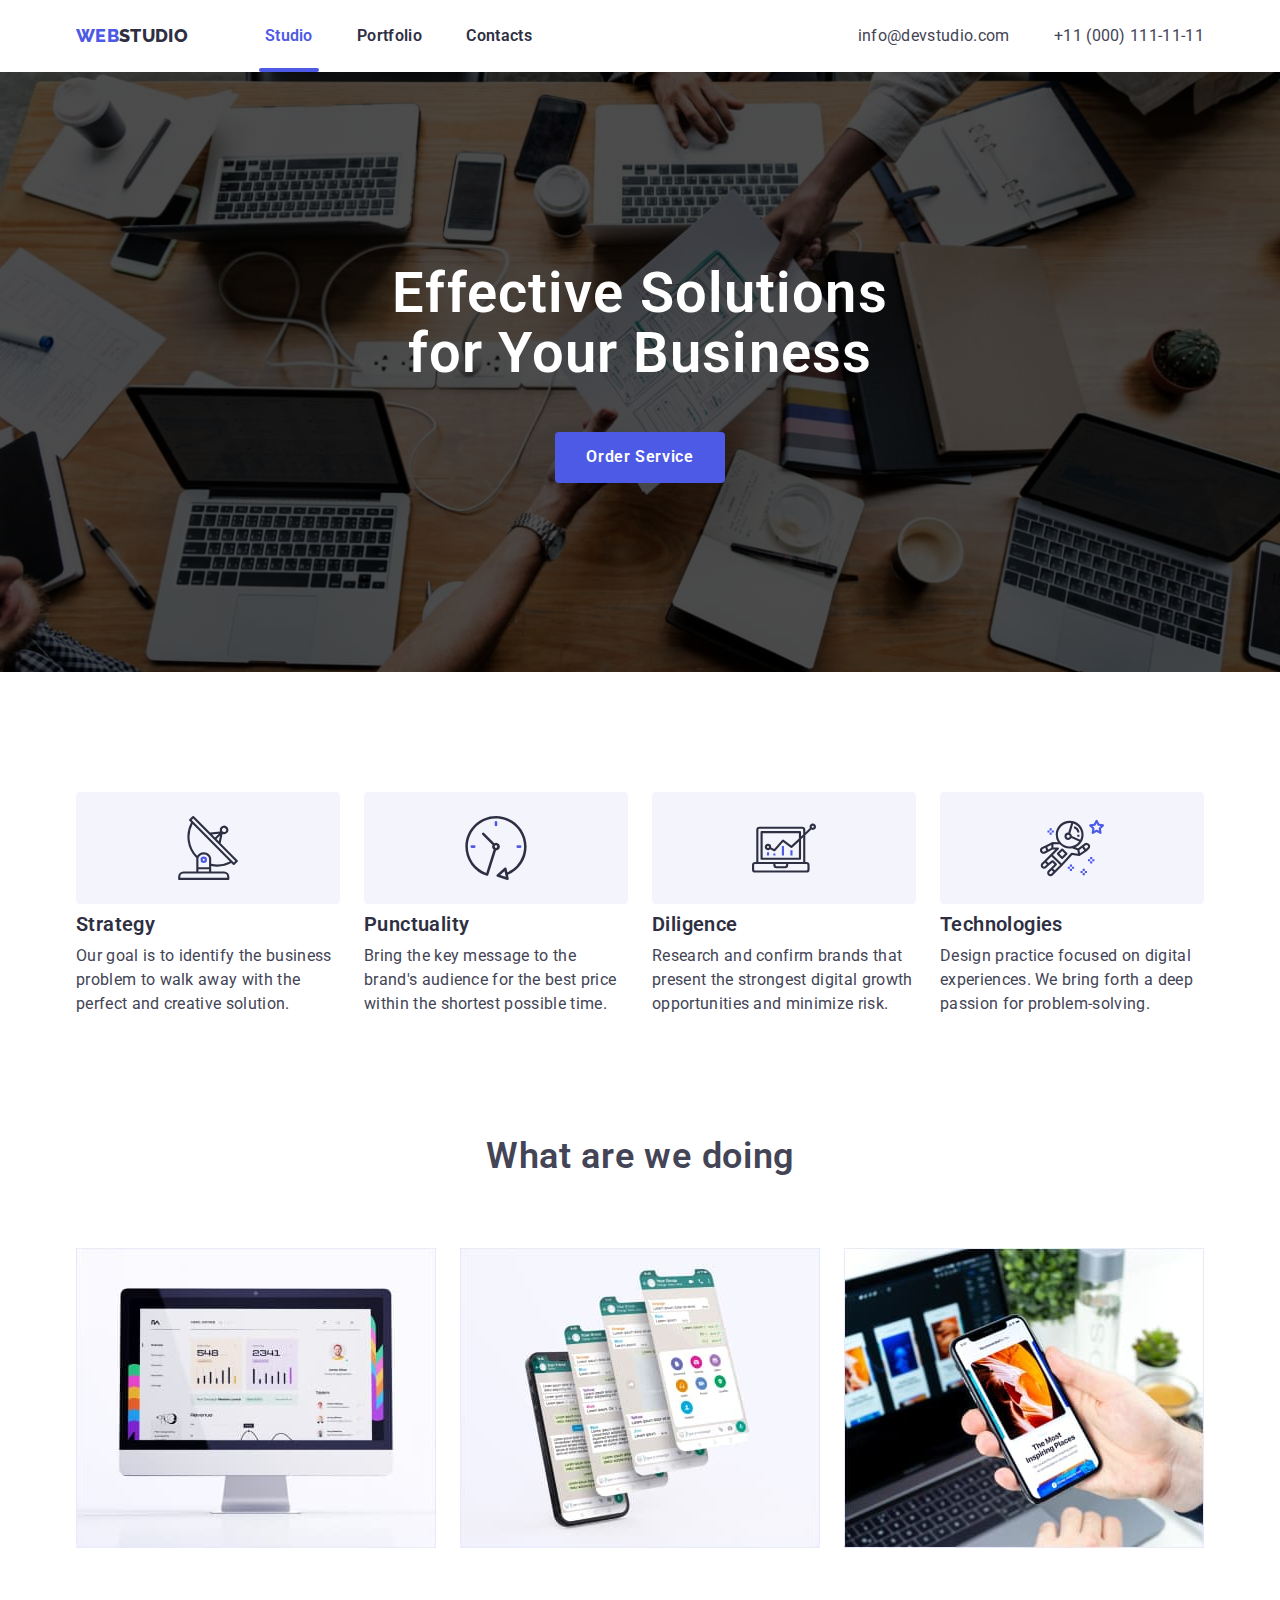
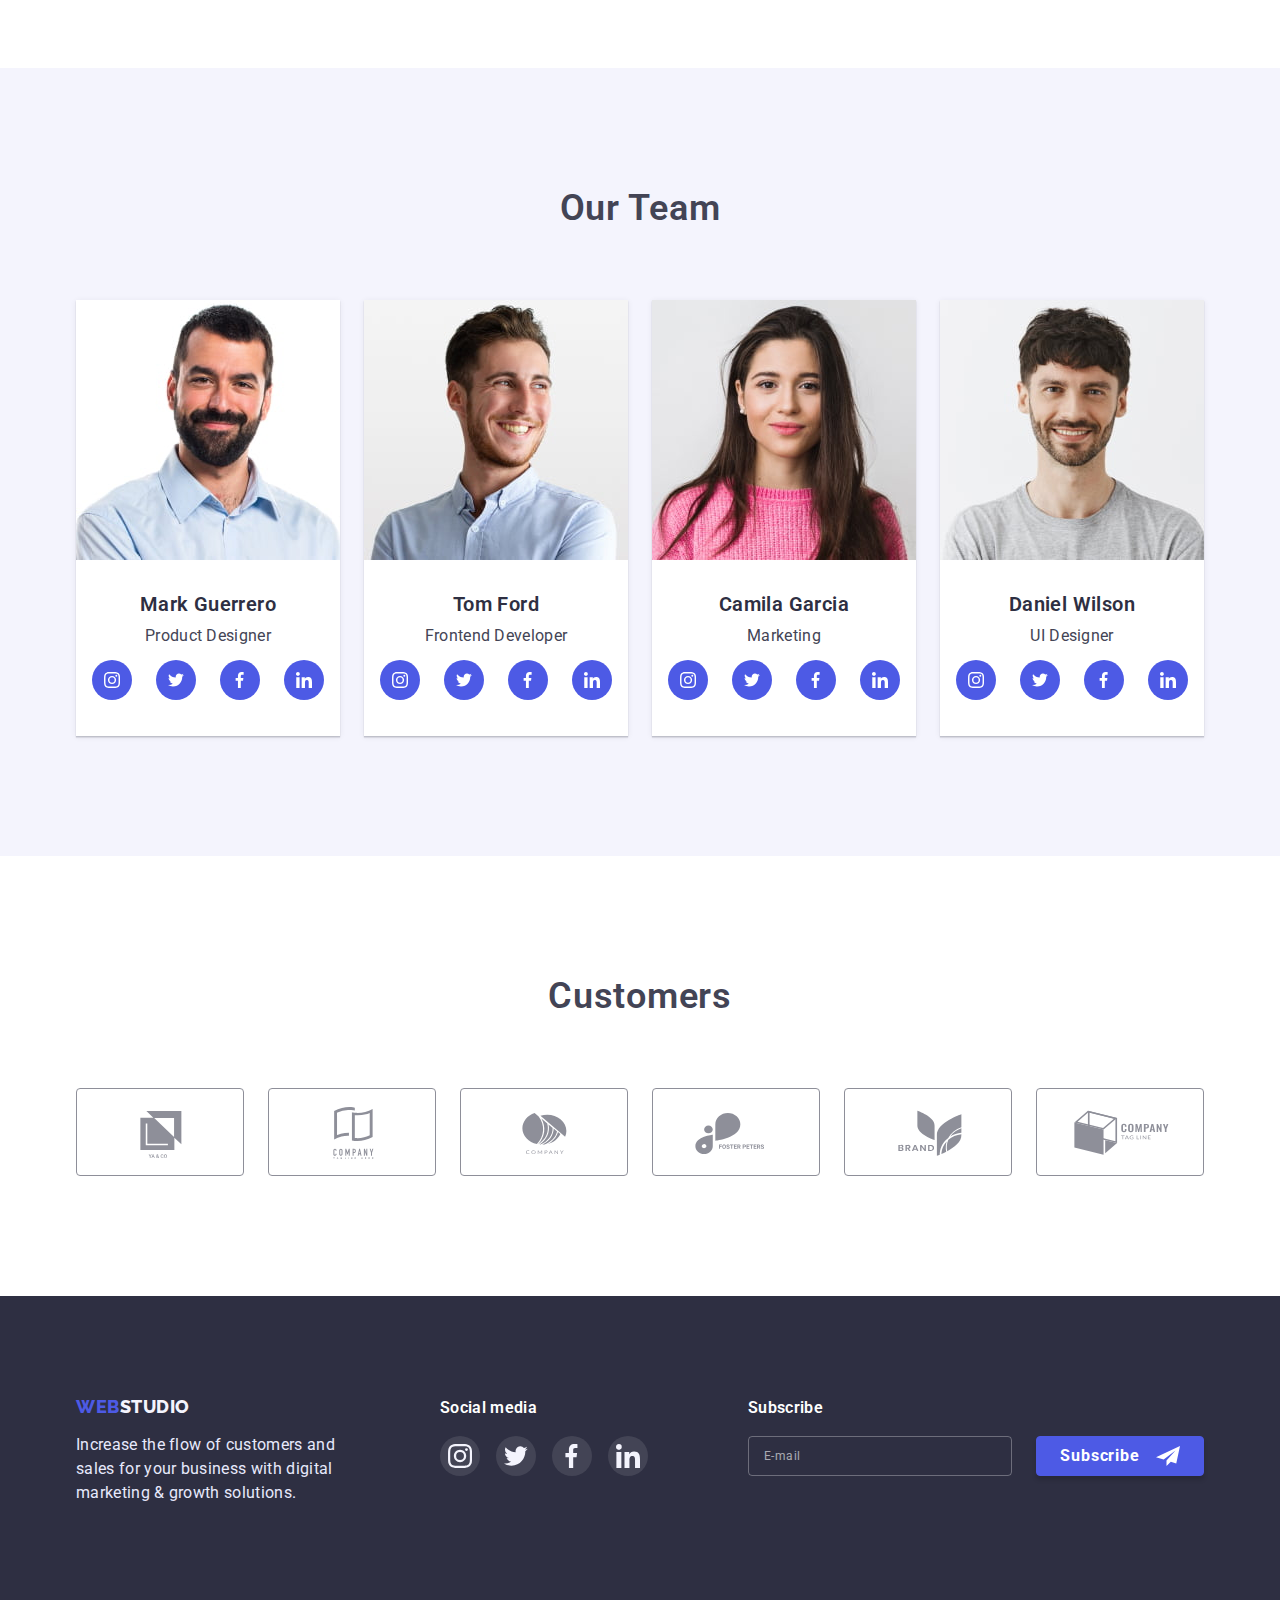
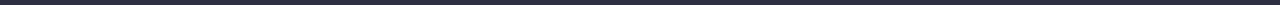
<file: index.html>
<!DOCTYPE html>

<html lang="en">
  <head>
    <meta charset="utf-8"/>
    <meta content="IE=edge" http-equiv="X-UA-Compatible"/>
    <meta name="viewport" content="width=device-width, initial-scale=1.0"/>
    <title>Homework #7</title>
    <link rel="stylesheet" href="https://cdnjs.cloudflare.com/ajax/libs/modern-normalize/1.1.0/modern-normalize.min.css"/>
    <link rel="preconnect" href="https://fonts.googleapis.com"/>
    <link rel="preconnect" href="https://fonts.gstatic.com" crossorigin/>
    <link href="https://fonts.googleapis.com/css2?family=Raleway:wght@800&amp;family=Roboto:wght@400;500;700;900&amp;display=swap" rel="stylesheet"/>
    <link rel="stylesheet" href="css/styles.css"/>
  </head>
  <body class="page">
    <!-- START .header-->
    <header class="header">
      <div class="container container--header"><a class="header__logo" href="./index.html" title="Home page"><span>Web</span>Studio</a>
        <button class="header__btn-mob-menu-open js-open-menu">
          <svg width="32" height="32">
            <use href="./images/icons.svg#icon-bars"></use>
          </svg>
        </button>
        <div class="header__right js-menu-container">
          <button class="header__btn-mob-menu-close js-close-menu">
            <svg width="8" height="8">
              <use href="./images/icons.svg#icon-modal-close"></use>
            </svg>
          </button>
          <!-- START .nav-->
          <nav class="nav">
            <ul class="nav__list list-reset">
              <li class="nav__item"><a class="nav__link nav__link--active" href="./index.html">Studio</a>
              </li>
              <li class="nav__item"><a class="nav__link" href="./portfolio.html">Portfolio</a>
              </li>
              <li class="nav__item"><a class="nav__link" href="#">Contacts</a>
              </li>
            </ul>
          </nav>
          <!-- END .nav-->
          <ul class="header__contacts">
            <li class="header__contacts-item"><a class="header__contacts-link" href="mailto:info@devstudio.com">info@devstudio.com</a>
            </li>
            <li class="header__contacts-item"><a class="header__contacts-link" href="tel:+110001111111">+11 (000) 111-11-11</a>
            </li>
          </ul>
          <ul class="header__social">
            <li class="header__social-item"><a class="header__social-link" href="#">
              <svg width="24" height="24">
                <use href="./images/icons.svg#icon-social-ig"></use>
              </svg></a>
            </li>
            <li class="header__social-item"><a class="header__social-link" href="#">
              <svg width="24" height="24">
                <use href="./images/icons.svg#icon-social-tw"></use>
              </svg></a>
            </li>
            <li class="header__social-item"><a class="header__social-link" href="#">
              <svg width="24" height="24">
                <use href="./images/icons.svg#icon-social-fb"></use>
              </svg></a>
            </li>
            <li class="header__social-item"><a class="header__social-link" href="#">
              <svg width="24" height="24">
                <use href="./images/icons.svg#icon-social-in"></use>
              </svg></a>
            </li>
          </ul>
        </div>
      </div>
    </header>
    <!-- END .header-->
    <main>
      <section class="section section--hero">
        <div class="container">
          <h1>Effective Solutions<br>for Your Business</h1>
          <button class="btn btn--lg" type="button" data-modal-open>Order Service</button>
        </div>
      </section>
      <section class="section section--lg-bottom-null">
        <div class="container">
          <h2 class="section__title section__title--hidden">Benefits</h2>
          <!-- START .benefits-->
          <ul class="benefits list-reset">
            <li class="benefits__item">
              <div class="benefits__header">
                <svg width="64" height="64">
                  <use href="./images/icons.svg#icon-benefits-strategy"></use>
                </svg>
              </div>
              <h3 class="benefits__title">Strategy
              </h3>
              <p class="benefits__desc">Our goal is to identify the business problem to walk away with the perfect and creative solution.
              </p>
            </li>
            <li class="benefits__item">
              <div class="benefits__header">
                <svg width="64" height="64">
                  <use href="./images/icons.svg#icon-benefits-punctuality"></use>
                </svg>
              </div>
              <h3 class="benefits__title">Punctuality
              </h3>
              <p class="benefits__desc">Bring the key message to the brand's audience for the best price within the shortest possible time.
              </p>
            </li>
            <li class="benefits__item">
              <div class="benefits__header">
                <svg width="64" height="64">
                  <use href="./images/icons.svg#icon-benefits-diligence"></use>
                </svg>
              </div>
              <h3 class="benefits__title">Diligence
              </h3>
              <p class="benefits__desc">Research and confirm brands that present the strongest digital growth opportunities and minimize risk.
              </p>
            </li>
            <li class="benefits__item">
              <div class="benefits__header">
                <svg width="64" height="64">
                  <use href="./images/icons.svg#icon-benefits-technologies"></use>
                </svg>
              </div>
              <h3 class="benefits__title">Technologies
              </h3>
              <p class="benefits__desc">Design practice focused on digital experiences. We bring forth a deep passion for problem-solving.
              </p>
            </li>
          </ul>
          <!-- END .benefits-->
        </div>
      </section>
      <section class="section section--d-none section--d-lg-block">
        <div class="container">
          <h2 class="section__title">What are we doing</h2>
          <!-- START .doing-->
          <ul class="doing list-reset row">
            <li class="doing__item"><img class="doing__img" srcset="images/doing-1.jpg 1x, images/doing-1@2x.jpg 2x" src="images/doing-1.jpg" alt="doing-1" width="360" title=""/>
            </li>
            <li class="doing__item"><img class="doing__img" srcset="images/doing-2.jpg 1x, images/doing-2@2x.jpg 2x" src="images/doing-2.jpg" alt="doing-2" width="360" title=""/>
            </li>
            <li class="doing__item"><img class="doing__img" srcset="images/doing-3.jpg 1x, images/doing-3@2x.jpg 2x" src="images/doing-3.jpg" alt="doing-3" width="360" title=""/>
            </li>
          </ul>
          <!-- END .doing-->
        </div>
      </section>
      <section class="section section--accent">
        <div class="container">
          <h2 class="section__title">Our Team</h2>
          <!-- START .team-->
          <ul class="team list-reset">
            <li class="team__item"><img class="team__item-view" srcset="
                        images/person-1.jpg 1x,
                        images/person-1@2x.jpg 2x
                    " src="images/person-1.jpg" alt="Mark Guerrero" width="264" title=""/>
              <div class="team__item-body">
                <h3 class="team__item-title">Mark Guerrero
                </h3>
                <p class="team__item-desc">Product Designer
                </p>
                <ul class="team__social">
                  <li class="team__social-item"><a class="team__social-link" href="#">
                    <svg width="16" height="16">
                      <use href="./images/icons.svg#icon-social-ig"></use>
                    </svg></a>
                  </li>
                  <li class="team__social-item"><a class="team__social-link" href="#">
                    <svg width="16" height="16">
                      <use href="./images/icons.svg#icon-social-tw"></use>
                    </svg></a>
                  </li>
                  <li class="team__social-item"><a class="team__social-link" href="#">
                    <svg width="16" height="16">
                      <use href="./images/icons.svg#icon-social-fb"></use>
                    </svg></a>
                  </li>
                  <li class="team__social-item"><a class="team__social-link" href="#">
                    <svg width="16" height="16">
                      <use href="./images/icons.svg#icon-social-in"></use>
                    </svg></a>
                  </li>
                </ul>
              </div>
            </li>
            <li class="team__item"><img class="team__item-view" srcset="
                        images/person-2.jpg 1x,
                        images/person-2@2x.jpg 2x
                    " src="images/person-2.jpg" alt="Tom Ford" width="264" title=""/>
              <div class="team__item-body">
                <h3 class="team__item-title">Tom Ford
                </h3>
                <p class="team__item-desc">Frontend Developer
                </p>
                <ul class="team__social">
                  <li class="team__social-item"><a class="team__social-link" href="#">
                    <svg width="16" height="16">
                      <use href="./images/icons.svg#icon-social-ig"></use>
                    </svg></a>
                  </li>
                  <li class="team__social-item"><a class="team__social-link" href="#">
                    <svg width="16" height="16">
                      <use href="./images/icons.svg#icon-social-tw"></use>
                    </svg></a>
                  </li>
                  <li class="team__social-item"><a class="team__social-link" href="#">
                    <svg width="16" height="16">
                      <use href="./images/icons.svg#icon-social-fb"></use>
                    </svg></a>
                  </li>
                  <li class="team__social-item"><a class="team__social-link" href="#">
                    <svg width="16" height="16">
                      <use href="./images/icons.svg#icon-social-in"></use>
                    </svg></a>
                  </li>
                </ul>
              </div>
            </li>
            <li class="team__item"><img class="team__item-view" srcset="
                        images/person-3.jpg 1x,
                        images/person-3@2x.jpg 2x
                    " src="images/person-3.jpg" alt="Camila Garcia" width="264" title=""/>
              <div class="team__item-body">
                <h3 class="team__item-title">Camila Garcia
                </h3>
                <p class="team__item-desc">Marketing
                </p>
                <ul class="team__social">
                  <li class="team__social-item"><a class="team__social-link" href="#">
                    <svg width="16" height="16">
                      <use href="./images/icons.svg#icon-social-ig"></use>
                    </svg></a>
                  </li>
                  <li class="team__social-item"><a class="team__social-link" href="#">
                    <svg width="16" height="16">
                      <use href="./images/icons.svg#icon-social-tw"></use>
                    </svg></a>
                  </li>
                  <li class="team__social-item"><a class="team__social-link" href="#">
                    <svg width="16" height="16">
                      <use href="./images/icons.svg#icon-social-fb"></use>
                    </svg></a>
                  </li>
                  <li class="team__social-item"><a class="team__social-link" href="#">
                    <svg width="16" height="16">
                      <use href="./images/icons.svg#icon-social-in"></use>
                    </svg></a>
                  </li>
                </ul>
              </div>
            </li>
            <li class="team__item"><img class="team__item-view" srcset="
                        images/person-4.jpg 1x,
                        images/person-4@2x.jpg 2x
                    " src="images/person-4.jpg" alt="Daniel Wilson" width="264" title=""/>
              <div class="team__item-body">
                <h3 class="team__item-title">Daniel Wilson
                </h3>
                <p class="team__item-desc">UI Designer
                </p>
                <ul class="team__social">
                  <li class="team__social-item"><a class="team__social-link" href="#">
                    <svg width="16" height="16">
                      <use href="./images/icons.svg#icon-social-ig"></use>
                    </svg></a>
                  </li>
                  <li class="team__social-item"><a class="team__social-link" href="#">
                    <svg width="16" height="16">
                      <use href="./images/icons.svg#icon-social-tw"></use>
                    </svg></a>
                  </li>
                  <li class="team__social-item"><a class="team__social-link" href="#">
                    <svg width="16" height="16">
                      <use href="./images/icons.svg#icon-social-fb"></use>
                    </svg></a>
                  </li>
                  <li class="team__social-item"><a class="team__social-link" href="#">
                    <svg width="16" height="16">
                      <use href="./images/icons.svg#icon-social-in"></use>
                    </svg></a>
                  </li>
                </ul>
              </div>
            </li>
          </ul>
          <!-- END .cards-->
        </div>
      </section>
      <section class="section">
        <div class="container">
          <h2 class="section__title">Customers</h2>
          <!-- START .customers-->
          <ul class="customers">
            <li class="customers__item"><a class="customers__link" href="#">
              <svg width="104" height="56">
                <use href="./images/icons.svg#icon-customer-1"></use>
              </svg></a>
            </li>
            <li class="customers__item"><a class="customers__link" href="#">
              <svg width="104" height="56">
                <use href="./images/icons.svg#icon-customer-2"></use>
              </svg></a>
            </li>
            <li class="customers__item"><a class="customers__link" href="#">
              <svg width="104" height="56">
                <use href="./images/icons.svg#icon-customer-3"></use>
              </svg></a>
            </li>
            <li class="customers__item"><a class="customers__link" href="#">
              <svg width="104" height="56">
                <use href="./images/icons.svg#icon-customer-4"></use>
              </svg></a>
            </li>
            <li class="customers__item"><a class="customers__link" href="#">
              <svg width="104" height="56">
                <use href="./images/icons.svg#icon-customer-5"></use>
              </svg></a>
            </li>
            <li class="customers__item"><a class="customers__link" href="#">
              <svg width="104" height="56">
                <use href="./images/icons.svg#icon-customer-6"></use>
              </svg></a>
            </li>
          </ul>
          <!-- END .customers-->
        </div>
      </section>
    </main>
    <!-- START .footer-->
    <footer class="footer">
      <div class="container">
        <div class="footer__column"><a class="footer__logo" href="/" title="Home page"><span>Web</span>Studio</a>
          <p class="footer__desc">
            Increase the flow of customers and sales for your business with digital marketing & growth solutions.
            
          </p>
        </div>
        <div class="footer__column">
          <h2 class="footer__title">Social media
          </h2>
          <ul class="footer__social">
            <li class="footer__social-item"><a class="footer__social-link" href="#">
              <svg width="24" height="24">
                <use href="./images/icons.svg#icon-social-ig"></use>
              </svg></a>
            </li>
            <li class="footer__social-item"><a class="footer__social-link" href="#">
              <svg width="24" height="24">
                <use href="./images/icons.svg#icon-social-tw"></use>
              </svg></a>
            </li>
            <li class="footer__social-item"><a class="footer__social-link" href="#">
              <svg width="24" height="24">
                <use href="./images/icons.svg#icon-social-fb"></use>
              </svg></a>
            </li>
            <li class="footer__social-item"><a class="footer__social-link" href="#">
              <svg width="24" height="24">
                <use href="./images/icons.svg#icon-social-in"></use>
              </svg></a>
            </li>
          </ul>
        </div>
        <div class="footer__column">
          <h2 class="footer__title">Subscribe
          </h2>
          <form class="footer__form">
            <label class="footer__form-item"><input class="footer__form-field" type="email" placeholder=" " name="subscribe"/><span class="footer__form-label">E-mail</span>
            </label>
            <button class="footer__form-submit" type="submit">Subscribe
              <svg width="24" height="24">
                <use href="./images/icons.svg#icon-subscribe"></use>
              </svg>
            </button>
          </form>
        </div>
      </div>
    </footer>
    <!-- END .footer-->
    <div class="backdrop is-hidden" data-modal>
      <!-- START .modal-->
      <div class="modal" data-modal="data-modal">
        <button class="modal__btn-close" data-modal-close="data-modal-close">
          <svg width="8" height="8">
            <use href="./images/icons.svg#icon-modal-close"></use>
          </svg>
        </button>
        <h2 class="modal__title">Leave your contacts and we will call you back
        </h2>
        <!-- START .form-->
        <form class="form">
          <div class="form__list-items">
            <label class="form__item"><span class="form__label">Name</span><span class="form__inside"><input class="form__field" name="name" type="text"/>
              <svg class="form__icon" width="18" height="18">
                <use href="./images/icons.svg#icon-form-name"></use>
              </svg></span>
            </label>
            <label class="form__item"><span class="form__label">Phone</span><span class="form__inside"><input class="form__field" type="tel" name="phone"/>
              <svg class="form__icon" width="18" height="24">
                <use href="./images/icons.svg#icon-form-phone"></use>
              </svg></span>
            </label>
            <label class="form__item"><span class="form__label">Email</span><span class="form__inside"><input class="form__field" type="email" name="email"/>
              <svg class="form__icon" width="18" height="24">
                <use href="./images/icons.svg#icon-form-email"></use>
              </svg></span>
            </label>
            <label class="form__item"><span class="form__label">Comment</span><textarea class="form__comment" placeholder="Text input" name="comment"></textarea>
            </label>
          </div>
          <label class="form__verify"><input class="form__checkbox" type="checkbox" name="verfy"/><span class="form__checkbox-custom"></span><span class="form__checkbox-label">I accept the terms and conditions of the <a href="#">Privacy Policy</a></span>
          </label>
          <div class="form__footer">
            <button class="btn btn--lg" type="submit">Send
            </button>
          </div>
        </form>
        <!-- END .form-->
      </div>
      <!-- END .modal-->
    </div>
    <script src="js/modal.js"></script>
    <script src="js/mobile-menu.js"></script>
  </body>
</html>
</file>
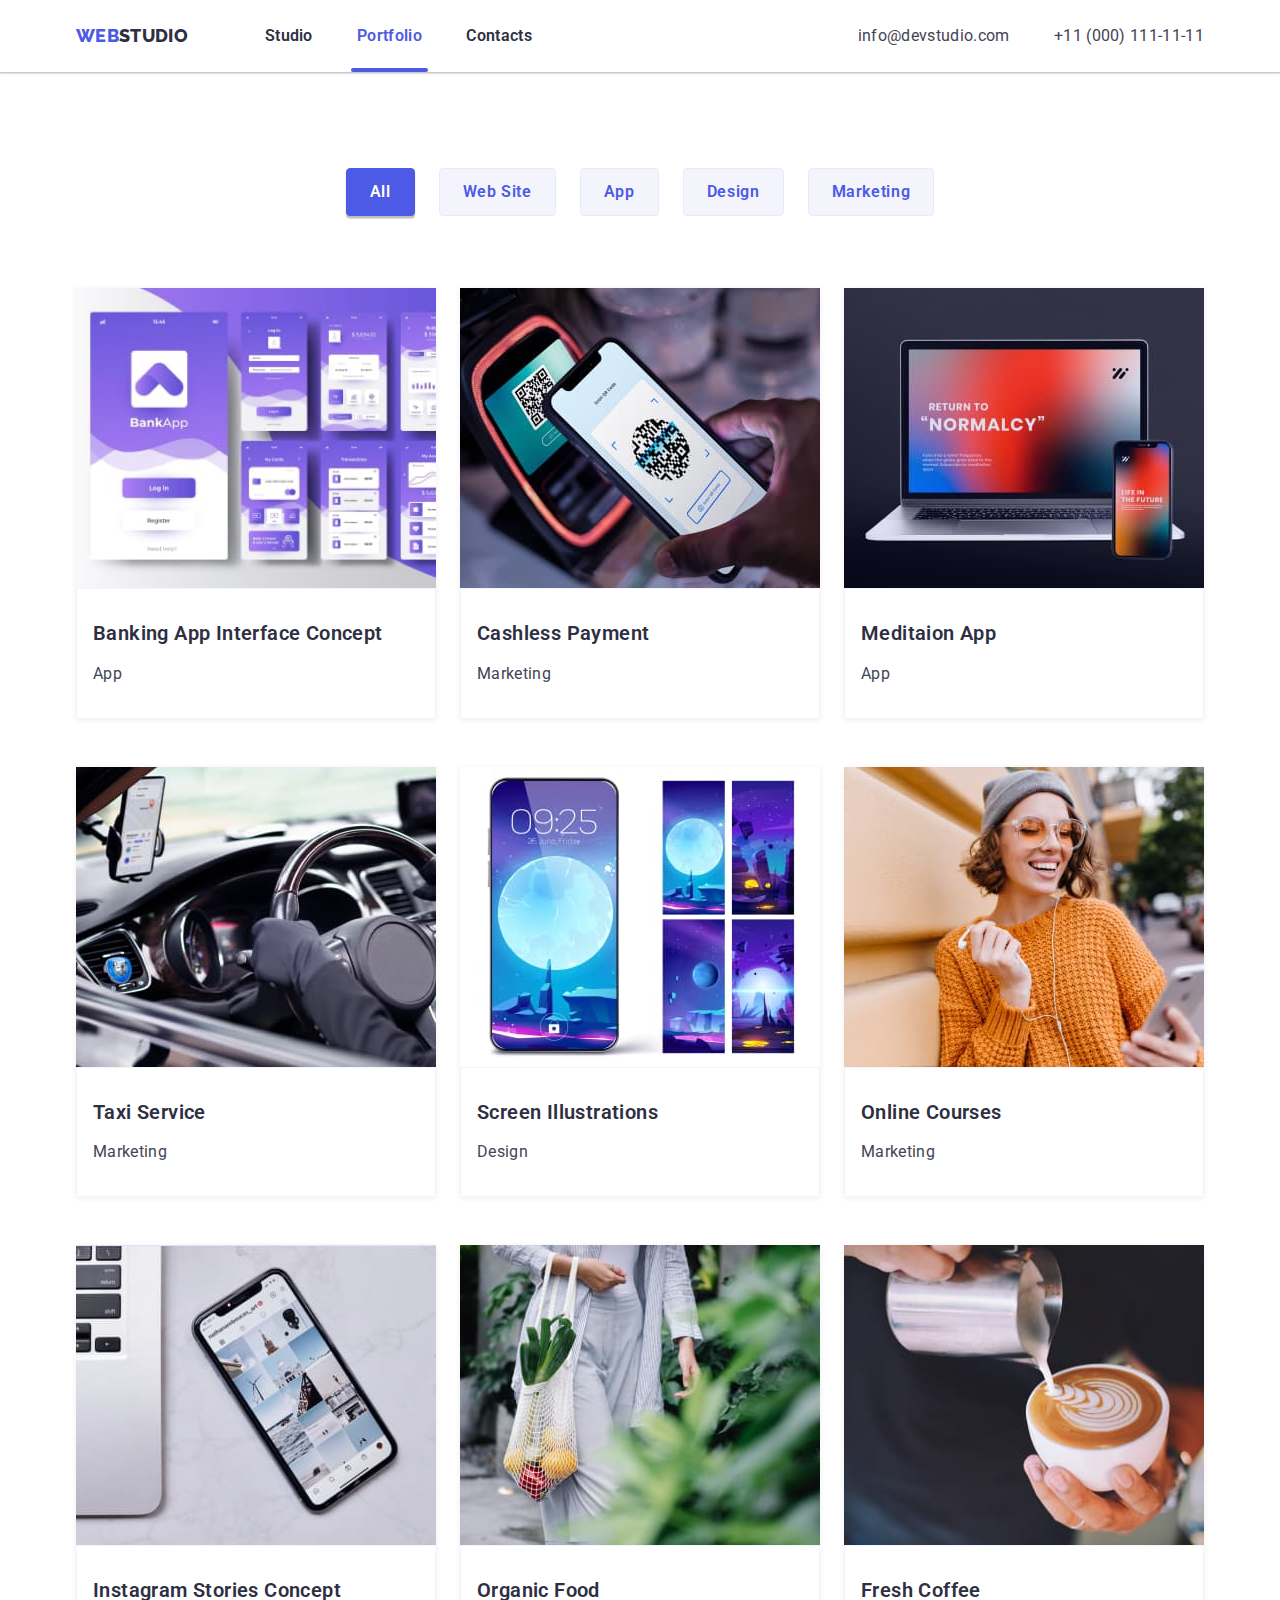
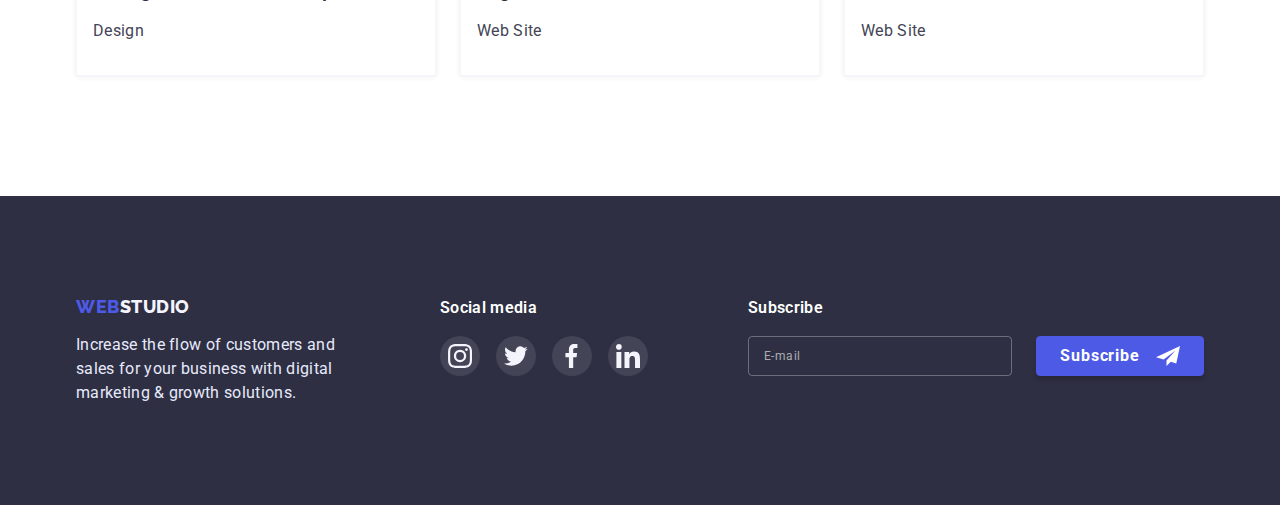
<file: portfolio.html>
<!DOCTYPE html>

<html lang="en">
  <head>
    <meta charset="utf-8"/>
    <meta content="IE=edge" http-equiv="X-UA-Compatible"/>
    <meta name="viewport" content="width=device-width, initial-scale=1.0"/>
    <title>Homework #7</title>
    <link rel="stylesheet" href="https://cdnjs.cloudflare.com/ajax/libs/modern-normalize/1.1.0/modern-normalize.min.css"/>
    <link rel="preconnect" href="https://fonts.googleapis.com"/>
    <link rel="preconnect" href="https://fonts.gstatic.com" crossorigin/>
    <link href="https://fonts.googleapis.com/css2?family=Raleway:wght@800&amp;family=Roboto:wght@400;500;700;900&amp;display=swap" rel="stylesheet"/>
    <link rel="stylesheet" href="css/styles.css"/>
  </head>
  <body class="page">
    <!-- START .header-->
    <header class="header">
      <div class="container container--header"><a class="header__logo" href="./index.html" title="Home page"><span>Web</span>Studio</a>
        <button class="header__btn-mob-menu-open js-open-menu">
          <svg width="32" height="32">
            <use href="./images/icons.svg#icon-bars"></use>
          </svg>
        </button>
        <div class="header__right js-menu-container">
          <button class="header__btn-mob-menu-close js-close-menu">
            <svg width="8" height="8">
              <use href="./images/icons.svg#icon-modal-close"></use>
            </svg>
          </button>
          <!-- START .nav-->
          <nav class="nav">
            <ul class="nav__list list-reset">
              <li class="nav__item"><a class="nav__link" href="./index.html">Studio</a>
              </li>
              <li class="nav__item"><a class="nav__link nav__link--active" href="./portfolio.html">Portfolio</a>
              </li>
              <li class="nav__item"><a class="nav__link" href="#">Contacts</a>
              </li>
            </ul>
          </nav>
          <!-- END .nav-->
          <ul class="header__contacts">
            <li class="header__contacts-item"><a class="header__contacts-link" href="mailto:info@devstudio.com">info@devstudio.com</a>
            </li>
            <li class="header__contacts-item"><a class="header__contacts-link" href="tel:+110001111111">+11 (000) 111-11-11</a>
            </li>
          </ul>
          <ul class="header__social">
            <li class="header__social-item"><a class="header__social-link" href="#">
              <svg width="24" height="24">
                <use href="./images/icons.svg#icon-social-ig"></use>
              </svg></a>
            </li>
            <li class="header__social-item"><a class="header__social-link" href="#">
              <svg width="24" height="24">
                <use href="./images/icons.svg#icon-social-tw"></use>
              </svg></a>
            </li>
            <li class="header__social-item"><a class="header__social-link" href="#">
              <svg width="24" height="24">
                <use href="./images/icons.svg#icon-social-fb"></use>
              </svg></a>
            </li>
            <li class="header__social-item"><a class="header__social-link" href="#">
              <svg width="24" height="24">
                <use href="./images/icons.svg#icon-social-in"></use>
              </svg></a>
            </li>
          </ul>
        </div>
      </div>
    </header>
    <!-- END .header-->
    <main>
      <section class="section section--portfolio">
        <div class="container">
          <h1 class="page__title page__title--hidden">Portfolio
          </h1>
          <ul class="portfolio-filter">
            <li class="portfolio-filter__item">
              <button class="btn btn--light btn--small active" type="button">All
              </button>
            </li>
            <li class="portfolio-filter__item">
              <button class="btn btn--light btn--small" type="button">Web Site
              </button>
            </li>
            <li class="portfolio-filter__item">
              <button class="btn btn--light btn--small" type="button">App
              </button>
            </li>
            <li class="portfolio-filter__item">
              <button class="btn btn--light btn--small" type="button">Design
              </button>
            </li>
            <li class="portfolio-filter__item">
              <button class="btn btn--light btn--small" type="button">Marketing
              </button>
            </li>
          </ul>
          <!-- START .portfolio-->
          <ul class="portfolio">
            <li class="portfolio__item"><a class="portfolio__item-link" href="#">
              <div class="portfolio__item-header"><img class="portfolio__item-view" srcset="
                                images/portfolio-1.jpg 1x,
                                images/portfolio-1@2x.jpg 2x
                            " src="images/portfolio-1.jpg" alt="Banking App Interface Concept" width="360" title=""/>
                <div class="portfolio__item-overlay">14 Stylish and User-Friendly App Design Concepts · Task Manager App · Calorie Tracker App · Exotic Fruit Ecommerce App · Cloud Storage App
                </div>
              </div>
              <div class="portfolio__item-body">
                <h2 class="portfolio__item-title">Banking App Interface Concept
                </h2>
                <p class="portfolio__item-desc">App
                </p>
              </div></a>
            </li>
            <li class="portfolio__item"><a class="portfolio__item-link" href="#">
              <div class="portfolio__item-header"><img class="portfolio__item-view" srcset="
                                images/portfolio-2.jpg 1x,
                                images/portfolio-2@2x.jpg 2x
                            " src="images/portfolio-2.jpg" alt="Cashless Payment" width="360" title=""/>
                <div class="portfolio__item-overlay">14 Stylish and User-Friendly App Design Concepts · Task Manager App · Calorie Tracker App · Exotic Fruit Ecommerce App · Cloud Storage App
                </div>
              </div>
              <div class="portfolio__item-body">
                <h2 class="portfolio__item-title">Cashless Payment
                </h2>
                <p class="portfolio__item-desc">Marketing
                </p>
              </div></a>
            </li>
            <li class="portfolio__item"><a class="portfolio__item-link" href="#">
              <div class="portfolio__item-header"><img class="portfolio__item-view" srcset="
                                images/portfolio-3.jpg 1x,
                                images/portfolio-3@2x.jpg 2x
                            " src="images/portfolio-3.jpg" alt="Meditaion App" width="360" title=""/>
                <div class="portfolio__item-overlay">14 Stylish and User-Friendly App Design Concepts · Task Manager App · Calorie Tracker App · Exotic Fruit Ecommerce App · Cloud Storage App
                </div>
              </div>
              <div class="portfolio__item-body">
                <h2 class="portfolio__item-title">Meditaion App
                </h2>
                <p class="portfolio__item-desc">App
                </p>
              </div></a>
            </li>
            <li class="portfolio__item"><a class="portfolio__item-link" href="#">
              <div class="portfolio__item-header"><img class="portfolio__item-view" srcset="
                                images/portfolio-4.jpg 1x,
                                images/portfolio-4@2x.jpg 2x
                            " src="images/portfolio-4.jpg" alt="Taxi Service" width="360" title=""/>
                <div class="portfolio__item-overlay">14 Stylish and User-Friendly App Design Concepts · Task Manager App · Calorie Tracker App · Exotic Fruit Ecommerce App · Cloud Storage App
                </div>
              </div>
              <div class="portfolio__item-body">
                <h2 class="portfolio__item-title">Taxi Service
                </h2>
                <p class="portfolio__item-desc">Marketing
                </p>
              </div></a>
            </li>
            <li class="portfolio__item"><a class="portfolio__item-link" href="#">
              <div class="portfolio__item-header"><img class="portfolio__item-view" srcset="
                                images/portfolio-5.jpg 1x,
                                images/portfolio-5@2x.jpg 2x
                            " src="images/portfolio-5.jpg" alt="Screen Illustrations" width="360" title=""/>
                <div class="portfolio__item-overlay">14 Stylish and User-Friendly App Design Concepts · Task Manager App · Calorie Tracker App · Exotic Fruit Ecommerce App · Cloud Storage App
                </div>
              </div>
              <div class="portfolio__item-body">
                <h2 class="portfolio__item-title">Screen Illustrations
                </h2>
                <p class="portfolio__item-desc">Design
                </p>
              </div></a>
            </li>
            <li class="portfolio__item"><a class="portfolio__item-link" href="#">
              <div class="portfolio__item-header"><img class="portfolio__item-view" srcset="
                                images/portfolio-6.jpg 1x,
                                images/portfolio-6@2x.jpg 2x
                            " src="images/portfolio-6.jpg" alt="Online Courses" width="360" title=""/>
                <div class="portfolio__item-overlay">14 Stylish and User-Friendly App Design Concepts · Task Manager App · Calorie Tracker App · Exotic Fruit Ecommerce App · Cloud Storage App
                </div>
              </div>
              <div class="portfolio__item-body">
                <h2 class="portfolio__item-title">Online Courses
                </h2>
                <p class="portfolio__item-desc">Marketing
                </p>
              </div></a>
            </li>
            <li class="portfolio__item"><a class="portfolio__item-link" href="#">
              <div class="portfolio__item-header"><img class="portfolio__item-view" srcset="
                                images/portfolio-7.jpg 1x,
                                images/portfolio-7@2x.jpg 2x
                            " src="images/portfolio-7.jpg" alt="Instagram Stories Concept" width="360" title=""/>
                <div class="portfolio__item-overlay">14 Stylish and User-Friendly App Design Concepts · Task Manager App · Calorie Tracker App · Exotic Fruit Ecommerce App · Cloud Storage App
                </div>
              </div>
              <div class="portfolio__item-body">
                <h2 class="portfolio__item-title">Instagram Stories Concept
                </h2>
                <p class="portfolio__item-desc">Design
                </p>
              </div></a>
            </li>
            <li class="portfolio__item"><a class="portfolio__item-link" href="#">
              <div class="portfolio__item-header"><img class="portfolio__item-view" srcset="
                                images/portfolio-8.jpg 1x,
                                images/portfolio-8@2x.jpg 2x
                            " src="images/portfolio-8.jpg" alt="Organic Food" width="360" title=""/>
                <div class="portfolio__item-overlay">14 Stylish and User-Friendly App Design Concepts · Task Manager App · Calorie Tracker App · Exotic Fruit Ecommerce App · Cloud Storage App
                </div>
              </div>
              <div class="portfolio__item-body">
                <h2 class="portfolio__item-title">Organic Food
                </h2>
                <p class="portfolio__item-desc">Web Site
                </p>
              </div></a>
            </li>
            <li class="portfolio__item"><a class="portfolio__item-link" href="#">
              <div class="portfolio__item-header"><img class="portfolio__item-view" srcset="
                                images/portfolio-9.jpg 1x,
                                images/portfolio-9@2x.jpg 2x
                            " src="images/portfolio-9.jpg" alt="Fresh Coffee" width="360" title=""/>
                <div class="portfolio__item-overlay">14 Stylish and User-Friendly App Design Concepts · Task Manager App · Calorie Tracker App · Exotic Fruit Ecommerce App · Cloud Storage App
                </div>
              </div>
              <div class="portfolio__item-body">
                <h2 class="portfolio__item-title">Fresh Coffee
                </h2>
                <p class="portfolio__item-desc">Web Site
                </p>
              </div></a>
            </li>
          </ul>
          <!-- END .portfolio-->
        </div>
      </section>
    </main>
    <!-- START .footer-->
    <footer class="footer">
      <div class="container">
        <div class="footer__column"><a class="footer__logo" href="/" title="Home page"><span>Web</span>Studio</a>
          <p class="footer__desc">
            Increase the flow of customers and sales for your business with digital marketing & growth solutions.
            
          </p>
        </div>
        <div class="footer__column">
          <h2 class="footer__title">Social media
          </h2>
          <ul class="footer__social">
            <li class="footer__social-item"><a class="footer__social-link" href="#">
              <svg width="24" height="24">
                <use href="./images/icons.svg#icon-social-ig"></use>
              </svg></a>
            </li>
            <li class="footer__social-item"><a class="footer__social-link" href="#">
              <svg width="24" height="24">
                <use href="./images/icons.svg#icon-social-tw"></use>
              </svg></a>
            </li>
            <li class="footer__social-item"><a class="footer__social-link" href="#">
              <svg width="24" height="24">
                <use href="./images/icons.svg#icon-social-fb"></use>
              </svg></a>
            </li>
            <li class="footer__social-item"><a class="footer__social-link" href="#">
              <svg width="24" height="24">
                <use href="./images/icons.svg#icon-social-in"></use>
              </svg></a>
            </li>
          </ul>
        </div>
        <div class="footer__column">
          <h2 class="footer__title">Subscribe
          </h2>
          <form class="footer__form">
            <label class="footer__form-item"><input class="footer__form-field" type="email" placeholder=" " name="subscribe"/><span class="footer__form-label">E-mail</span>
            </label>
            <button class="footer__form-submit" type="submit">Subscribe
              <svg width="24" height="24">
                <use href="./images/icons.svg#icon-subscribe"></use>
              </svg>
            </button>
          </form>
        </div>
      </div>
    </footer>
    <!-- END .footer-->
    <div class="backdrop is-hidden" data-modal>
      <!-- START .modal-->
      <div class="modal" data-modal="data-modal">
        <button class="modal__btn-close" data-modal-close="data-modal-close">
          <svg width="8" height="8">
            <use href="./images/icons.svg#icon-modal-close"></use>
          </svg>
        </button>
        <h2 class="modal__title">Leave your contacts and we will call you back
        </h2>
        <!-- START .form-->
        <form class="form">
          <div class="form__list-items">
            <label class="form__item"><span class="form__label">Name</span><span class="form__inside"><input class="form__field" name="name" type="text"/>
              <svg class="form__icon" width="18" height="18">
                <use href="./images/icons.svg#icon-form-name"></use>
              </svg></span>
            </label>
            <label class="form__item"><span class="form__label">Phone</span><span class="form__inside"><input class="form__field" type="tel" name="phone"/>
              <svg class="form__icon" width="18" height="24">
                <use href="./images/icons.svg#icon-form-phone"></use>
              </svg></span>
            </label>
            <label class="form__item"><span class="form__label">Email</span><span class="form__inside"><input class="form__field" type="email" name="email"/>
              <svg class="form__icon" width="18" height="24">
                <use href="./images/icons.svg#icon-form-email"></use>
              </svg></span>
            </label>
            <label class="form__item"><span class="form__label">Comment</span><textarea class="form__comment" placeholder="Text input" name="comment"></textarea>
            </label>
          </div>
          <label class="form__verify"><input class="form__checkbox" type="checkbox" name="verfy"/><span class="form__checkbox-custom"></span><span class="form__checkbox-label">I accept the terms and conditions of the <a href="#">Privacy Policy</a></span>
          </label>
          <div class="form__footer">
            <button class="btn btn--lg" type="submit">Send
            </button>
          </div>
        </form>
        <!-- END .form-->
      </div>
      <!-- END .modal-->
    </div>
    <script src="js/modal.js"></script>
    <script src="js/mobile-menu.js"></script>
  </body>
</html>
</file>
<file: css/styles.css>
/* base */

body {
  background-color: #fff;
  font-family: "Roboto", sans-serif;
  color: #434455;
  font-size: 16px;
  letter-spacing: 0.02em;
  overflow-x: hidden;
}

.is-modal-opened {
  overflow: hidden;
}

h1,
h2,
h3 {
  font-weight: 600;
  letter-spacing: 0.02em;
  margin-top: 0;
}

h1 {
  font-size: 36px;
  line-height: 1.1111;
  margin-bottom: 80px;
}

h2 {
  font-size: 36px;
  line-height: 1.1111;
}

h3 {
  font-size: 20px;
  line-height: 1.2;
}

p {
  font-size: 16px;
  line-height: 1.5;
  letter-spacing: 0.02em;
  color: #434455;
  margin-top: 0;
}

small {
  font-size: 12px;
  line-height: 1.33;
  letter-spacing: 4px;
}

b,
strong {
  font-weight: 600;
}

a {
  font-weight: 600;
  color: #4D5AE5;
}

img {
  display: block;
  max-width: 100%;
  height: auto;
}

button {
  cursor: pointer;
}

.container {
  margin: 0 auto;
  padding-left: 16px;
  padding-right: 16px;
}

.container--header {
  display: -webkit-box;
  display: -ms-flexbox;
  display: flex;
  -webkit-box-align: center;
  -ms-flex-align: center;
  align-items: center;
  height: 70px;
}

.page__title--hidden {
  display: none;
}

.section {
  padding: 96px 0;
}

.section--hero {
  background-color: #2e2f42;
  background-image: -webkit-gradient(linear, left top, left bottom, from(rgba(0, 0, 0, 0.7))), url(../images/hero-bg.jpg);
  background-image: -o-linear-gradient(rgba(0, 0, 0, 0.7) 0% rgba(0, 0, 0, 0.7) 100%), url(../images/hero-bg.jpg);
  background-image: linear-gradient(rgba(0, 0, 0, 0.7) 0% rgba(0, 0, 0, 0.7) 100%), url(../images/hero-bg.jpg);
  background-position: 50% 50%;
  background-repeat: no-repeat;
  background-size: cover;
  color: #fff;
  text-align: center;
  padding: 112px 0;
  height: 428px;
  max-width: 1440px;
  margin: 0 auto;
}

.section--accent {
  background-color: #F4F4FD;
}

.section--bottom-null {
  padding-bottom: 0;
}

.section--portfolio {
  padding-top: 48px;
}

.section--d-none {
  display: none;
}

.section__title {
  text-align: center;
  margin-bottom: 72px;
}

.section__title--hidden {
  display: none;
}

.backdrop {
  position: fixed;
  top: 0;
  left: 0;
  bottom: 0;
  right: 0;
  background-color: rgba(46, 47, 66, 0.4);
  opacity: 1;
  z-index: 100;
  -webkit-transition: opacity 250ms cubic-bezier(0.4, 0, 0.2, 1);
  -o-transition: opacity 250ms cubic-bezier(0.4, 0, 0.2, 1);
  transition: opacity 250ms cubic-bezier(0.4, 0, 0.2, 1);
}

.backdrop.is-hidden {
  opacity: 0;
  pointer-events: none;
}

/* .benefits */

.benefits__item {
  margin-bottom: 72px;
}

.benefits__header {
  display: none;
  background-color: #f4f4fd;
  fill: #2E2F42;
  text-align: center;
  border-radius: 4px;
  -webkit-box-pack: center;
  -ms-flex-pack: center;
  justify-content: center;
  -webkit-box-align: center;
  -ms-flex-align: center;
  align-items: center;
  height: 112px;
  margin-bottom: 8px;
}

.benefits__title {
  color: #2E2F42;
  margin-bottom: 8px;
  font-size: 36px;
  line-height: 1.1111;
  text-align: center;
}

.benefits__desc {
  margin-bottom: 0;
}

/* .btn */

.btn {
  color: #fff;
  font-weight: 600;
  background-color: #4D5AE5;
  border: 1px solid transparent;
  letter-spacing: 0.04em;
  font-family: inherit;
  font-size: 16px;
  line-height: 1.5;
  display: inline-block;
  padding: 16px 32px;
  border-radius: 4px;
  -webkit-transition: background-color 250ms cubic-bezier(0.4, 0, 0.2, 1), border-color 250ms cubic-bezier(0.4, 0, 0.2, 1);
  -o-transition: background-color 250ms cubic-bezier(0.4, 0, 0.2, 1), border-color 250ms cubic-bezier(0.4, 0, 0.2, 1);
  transition: background-color 250ms cubic-bezier(0.4, 0, 0.2, 1), border-color 250ms cubic-bezier(0.4, 0, 0.2, 1);
}

.btn:hover {
  background-color: #404BBF;
  border-color: #404BBF;
}

.btn--small {
  padding: 7px 27px;
}

.btn--lg {
  width: 170px;
  height: 51px;
  display: -webkit-inline-box;
  display: -ms-inline-flexbox;
  display: inline-flex;
  -webkit-box-pack: center;
  -ms-flex-pack: center;
  justify-content: center;
  -webkit-box-align: center;
  -ms-flex-align: center;
  align-items: center;
  white-space: nowrap;
}

.btn--light {
  background-color: #F4F4FD;
  border-color: #E7E9FC;
  color: #4D5AE5;
}

.btn--light:hover,
.btn--light:focus,
.btn--light.active {
  color: #fff;
  border-color: #4D5AE5;
  background-color: #4D5AE5;
  -webkit-box-shadow: 0px 2px 1px rgba(0, 0, 0, 0.08), 0px 3px 1px rgba(0, 0, 0, 0.1), 0px 2px 2px rgba(0, 0, 0, 0.12);
  box-shadow: 0px 2px 1px rgba(0, 0, 0, 0.08), 0px 3px 1px rgba(0, 0, 0, 0.1), 0px 2px 2px rgba(0, 0, 0, 0.12);
}

/* .customers */

.customers {
  margin: 0;
  padding: 0;
  list-style: none;
  display: -webkit-box;
  display: -ms-flexbox;
  display: flex;
  -ms-flex-wrap: wrap;
  flex-wrap: wrap;
}

.customers__item {
  -ms-flex-preferred-size: calc((100% - 16px) / 2);
  flex-basis: calc((100% - 16px) / 2);
  height: 88px;
  margin-right: 16px;
  margin-bottom: 72px;
}

.customers__link {
  fill: #8E8F99;
  border: 1px solid #8E8F99;
  display: -webkit-box;
  display: -ms-flexbox;
  display: flex;
  -webkit-box-pack: center;
  -ms-flex-pack: center;
  justify-content: center;
  -webkit-box-align: center;
  -ms-flex-align: center;
  align-items: center;
  border-radius: 4px;
  width: 100%;
  height: 100%;
  -webkit-transition: fill 250ms cubic-bezier(0.4, 0, 0.2, 1), border-color 250ms cubic-bezier(0.4, 0, 0.2, 1);
  -o-transition: fill 250ms cubic-bezier(0.4, 0, 0.2, 1), border-color 250ms cubic-bezier(0.4, 0, 0.2, 1);
  transition: fill 250ms cubic-bezier(0.4, 0, 0.2, 1), border-color 250ms cubic-bezier(0.4, 0, 0.2, 1);
}

.customers__link:hover,
.customers__link:focus {
  fill: #4D5AE5;
  border-color: #4D5AE5;
}

/* doing */

.doing {
  display: -webkit-box;
  display: -ms-flexbox;
  display: flex;
  -ms-flex-wrap: wrap;
  flex-wrap: wrap;
}

.doing__item {
  margin-right: 24px;
  -ms-flex-preferred-size: calc((100% - 48px) / 3);
  flex-basis: calc((100% - 48px) / 3);
}

.doing__item:nth-child(3n+3) {
  margin-right: 0;
}

.doing__img {
  display: block;
}

/* .footer */

.footer {
  background-color: #2e2f42;
  padding: 96px 0;
  text-align: center;
}

.footer p {
  color: #E7E9FC;
  margin-bottom: 0;
}

.footer__column {
  margin-bottom: 72px;
}

.footer__title {
  color: #fff;
  font-size: 16px;
  line-height: 1.5;
  letter-spacing: 0.02em;
  margin-bottom: 16px;
  font-weight: 600;
}

.footer__logo {
  color: #f4f4fd;
  font-family: "Raleway", sans-serif;
  font-size: 18px;
  line-height: 1.17;
  text-decoration: none;
  font-weight: 800;
  text-transform: uppercase;
  letter-spacing: 0.03em;
  margin-bottom: 16px;
  display: inline-block;
}

.footer__logo span {
  color: #4D5AE5;
}

.footer__social {
  list-style: none;
  margin: 0;
  padding: 0;
  display: -webkit-box;
  display: -ms-flexbox;
  display: flex;
  -webkit-box-pack: center;
  -ms-flex-pack: center;
  justify-content: center;
}

.footer__social-item {
  width: 40px;
  height: 40px;
  margin-right: 16px;
}

.footer__social-item:last-child {
  margin-right: 0;
}

.footer__social-link {
  display: -webkit-box;
  display: -ms-flexbox;
  display: flex;
  fill: #F4F4FD;
  width: 100%;
  height: 100%;
  -webkit-box-pack: center;
  -ms-flex-pack: center;
  justify-content: center;
  -webkit-box-align: center;
  -ms-flex-align: center;
  align-items: center;
  background-color: rgba(255, 255, 255, 0.1);
  border-radius: 50%;
  -webkit-transition: background-color 250ms cubic-bezier(0.4, 0, 0.2, 1);
  -o-transition: background-color 250ms cubic-bezier(0.4, 0, 0.2, 1);
  transition: background-color 250ms cubic-bezier(0.4, 0, 0.2, 1);
}

.footer__social-link:hover,
.footer__social-link:focus {
  background-color: #31D0AA;
}

.footer__form {
  display: -webkit-box;
  display: -ms-flexbox;
  display: flex;
  -ms-flex-wrap: wrap;
  flex-wrap: wrap;
  -webkit-box-pack: center;
  -ms-flex-pack: center;
  justify-content: center;
}

.footer__form-item {
  position: relative;
  width: 100%;
  margin-bottom: 16px;
}

.footer__form-label {
  position: absolute;
  top: 8px;
  left: 16px;
  color: rgba(255, 255, 255, 0.6);
  font-size: 12px;
  line-height: 2;
  letter-spacing: 0.04em;
  -webkit-transition: -webkit-transform 250ms cubic-bezier(0.4, 0, 0.2, 1);
  transition: -webkit-transform 250ms cubic-bezier(0.4, 0, 0.2, 1);
  -o-transition: transform 250ms cubic-bezier(0.4, 0, 0.2, 1);
  transition: transform 250ms cubic-bezier(0.4, 0, 0.2, 1);
  transition: transform 250ms cubic-bezier(0.4, 0, 0.2, 1), -webkit-transform 250ms cubic-bezier(0.4, 0, 0.2, 1);
}

.footer__form-field:not(:-moz-placeholder-shown) ~ .footer__form-label {
  transform: translate(-16px, -30px);
}

.footer__form-field:not(:-ms-input-placeholder) ~ .footer__form-label {
  -ms-transform: translate(-16px, -30px);
  transform: translate(-16px, -30px);
}

.footer__form-field:focus ~ .footer__form-label,
.footer__form-field:not(:placeholder-shown) ~ .footer__form-label {
  -webkit-transform: translate(-16px, -30px);
  -ms-transform: translate(-16px, -30px);
  transform: translate(-16px, -30px);
}

.footer__form-field {
  width: 100%;
  height: 40px;
  background-color: transparent;
  border: 1px solid rgba(255, 255, 255, 0.3);
  border-radius: 4px;
  color: #F4F4FD;
  padding: 0 16px;
}

.footer__form-submit {
  background-color: #4D5AE5;
  border: 1px solid #4D5AE5;
  border-radius: 4px;
  color: #fff;
  fill: #fff;
  display: -webkit-box;
  display: -ms-flexbox;
  display: flex;
  -webkit-box-align: center;
  -ms-flex-align: center;
  align-items: center;
  -webkit-box-pack: center;
  -ms-flex-pack: center;
  justify-content: center;
  height: 40px;
  width: 168px;
  font-weight: 700;
  letter-spacing: 0.06em;
  -webkit-box-shadow: 0px 4px 4px rgba(0, 0, 0, 0.15);
  box-shadow: 0px 4px 4px rgba(0, 0, 0, 0.15);
  -webkit-transition: background-color 250ms cubic-bezier(0.4, 0, 0.2, 1);
  -o-transition: background-color 250ms cubic-bezier(0.4, 0, 0.2, 1);
  transition: background-color 250ms cubic-bezier(0.4, 0, 0.2, 1);
}

.footer__form-submit:hover,
.footer__form-submit:hover {
  -webkit-box-shadow: 0px 1px 6px rgba(46, 47, 66, 0.08), 0px 1px 1px rgba(46, 47, 66, 0.16), 0px 2px 1px rgba(46, 47, 66, 0.08);
  box-shadow: 0px 1px 6px rgba(46, 47, 66, 0.08), 0px 1px 1px rgba(46, 47, 66, 0.16), 0px 2px 1px rgba(46, 47, 66, 0.08);
}

.footer__form-submit:active {
  background-color: #404bbf;
  -webkit-box-shadow: 0px 4px 4px rgba(0, 0, 0, 0.15);
  box-shadow: 0px 4px 4px rgba(0, 0, 0, 0.15);
}

.footer__form-submit svg {
  margin-left: 16px;
}

/* .form */

.form__list-items {
  margin-bottom: 16px;
}

.form__item {
  display: block;
  margin-bottom: 8px;
}

.form__item:last-child {
  margin-bottom: 0;
}

.form__label {
  display: block;
  color: #8E8F99;
  font-size: 12px;
  line-height: 1.166;
  margin-bottom: 4px;
}

.form__inside {
  display: block;
  position: relative;
}

.form__field {
  display: block;
  width: 100%;
  height: 40px;
  padding: 0 18px 0 34px;
  border-radius: 4px;
  border: 1px solid rgba(33, 33, 33, 0.2);
  -webkit-transition: border-color 250ms cubic-bezier(0.4, 0, 0.2, 1);
  -o-transition: border-color 250ms cubic-bezier(0.4, 0, 0.2, 1);
  transition: border-color 250ms cubic-bezier(0.4, 0, 0.2, 1);
}

.form__field:focus {
  border: 1px solid #4D5AE5;
  outline: none;
}

.form__icon {
  fill: #2E2F42;
  position: absolute;
  top: 50%;
  left: 16px;
  -webkit-transform: translateY(-50%);
  -ms-transform: translateY(-50%);
  transform: translateY(-50%);
  display: block;
  -webkit-transition: fill 250ms cubic-bezier(0.4, 0, 0.2, 1);
  -o-transition: fill 250ms cubic-bezier(0.4, 0, 0.2, 1);
  transition: fill 250ms cubic-bezier(0.4, 0, 0.2, 1);
}

.form__field:focus + .form__icon {
  fill: #4D5AE5;
}

.form__comment {
  resize: none;
  display: block;
  width: 100%;
  height: 120px;
  border: 1px solid rgba(33, 33, 33, 0.2);
  font-size: 12px;
  line-height: 1.166;
  letter-spacing: 0.01em;
  padding: 8px 16px;
  border-radius: 4px;
  -webkit-transition: border-color 250ms cubic-bezier(0.4, 0, 0.2, 1);
  -o-transition: border-color 250ms cubic-bezier(0.4, 0, 0.2, 1);
  transition: border-color 250ms cubic-bezier(0.4, 0, 0.2, 1);
}

.form__comment::-webkit-input-placeholder {
  color: rgba(117, 117, 117, 0.5);
}

.form__comment::-moz-placeholder {
  color: rgba(117, 117, 117, 0.5);
}

.form__comment:-ms-input-placeholder {
  color: rgba(117, 117, 117, 0.5);
}

.form__comment::-ms-input-placeholder {
  color: rgba(117, 117, 117, 0.5);
}

.form__comment::placeholder {
  color: rgba(117, 117, 117, 0.5);
}

.form__comment:focus {
  border: 1px solid #4D5AE5;
  outline: none;
}

.form__verify {
  display: -webkit-box;
  display: -ms-flexbox;
  display: flex;
  position: relative;
  padding-left: 24px;
  margin-bottom: 24px;
}

.form__checkbox {
  -webkit-appearance: none;
  -moz-appearance: none;
  appearance: none;
  position: absolute;
}

.form__checkbox-custom {
  position: absolute;
  top: 0;
  left: 0;
  display: block;
  width: 16px;
  height: 16px;
  border: 1px solid #2E2F42;
  border-radius: 2px;
}

.form__checkbox:checked + .form__checkbox-custom {
  background: url(../images/checkbox.svg) no-repeat 50% 50%;
  background-origin: border-box;
}

.form__checkbox-label {
  font-size: 12px;
  line-height: 1.333;
  letter-spacing: 0.04em;
  color: #757575;
}

.form__checkbox-label a {
  color: #4D5AE5;
  font-weight: 400;
  text-decoration: none;
}

.form__checkbox-label a:hover {
  text-decoration: underline;
}

.form__footer {
  text-align: center;
}

.form__footer .btn {
  -webkit-box-shadow: 0px 4px 4px rgba(0, 0, 0, 0.15);
  box-shadow: 0px 4px 4px rgba(0, 0, 0, 0.15);
}

/* .header */

.header {
  -webkit-box-shadow: 0px 2px 1px rgba(46, 47, 66, 0.08), 0px 1px 1px rgba(46, 47, 66, 0.16), 0px 1px 6px rgba(46, 47, 66, 0.08);
  box-shadow: 0px 2px 1px rgba(46, 47, 66, 0.08), 0px 1px 1px rgba(46, 47, 66, 0.16), 0px 1px 6px rgba(46, 47, 66, 0.08);
  top: 0;
  left: 0;
  right: 0;
  background-color: #fff;
  box-shadow: 0px 2px 1px rgba(46, 47, 66, 0.08), 0px 1px 1px rgba(46, 47, 66, 0.16), 0px 1px 6px rgba(46, 47, 66, 0.08);
  z-index: 10;
}

.header__logo {
  font-family: "Raleway", sans-serif;
  text-decoration: none;
  color: #2E2F42;
  font-size: 18px;
  line-height: 1.33;
  font-weight: 800;
  text-transform: uppercase;
  margin-right: auto;
}

.header__logo span {
  color: #4D5AE5;
}

.header__right {
  background-color: #fff;
  -webkit-box-shadow: 0px 2px 1px rgba(46, 47, 66, 0.08), 0px 1px 1px rgba(46, 47, 66, 0.16), 0px 1px 6px rgba(46, 47, 66, 0.08);
  box-shadow: 0px 2px 1px rgba(46, 47, 66, 0.08), 0px 1px 1px rgba(46, 47, 66, 0.16), 0px 1px 6px rgba(46, 47, 66, 0.08);
  display: -webkit-box;
  display: -ms-flexbox;
  display: flex;
  -webkit-box-align: start;
  -ms-flex-align: start;
  align-items: flex-start;
  -webkit-box-align: stretch;
  -ms-flex-align: stretch;
  align-items: stretch;
  -webkit-box-pack: start;
  -ms-flex-pack: start;
  justify-content: flex-start;
  -webkit-box-orient: vertical;
  -webkit-box-direction: normal;
  -ms-flex-direction: column;
  flex-direction: column;
  -webkit-box-flex: 1;
  -ms-flex-positive: 1;
  flex-grow: 1;
  padding: 80px 40px 40px;
  overflow-y: auto;
}

.header__btn-mob-menu-open {
  display: block;
  padding: 0;
  border: none;
  width: 32px;
  height: 32px;
  background-color: #fff;
}

.header__btn-mob-menu-close {
  position: absolute;
  top: 40px;
  right: 40px;
  width: 24px;
  height: 24px;
  display: -webkit-box;
  display: -ms-flexbox;
  display: flex;
  -webkit-box-align: center;
  -ms-flex-align: center;
  align-items: center;
  -webkit-box-pack: center;
  -ms-flex-pack: center;
  justify-content: center;
  border-radius: 50%;
  background: #e7e9fc;
  border: 1px solid rgba(0, 0, 0, 0.1);
}

.header__btn-mob-menu-close:hover,
.header__btn-mob-menu-close:focus {
  -webkit-box-shadow: 0px 1px 6px rgba(46, 47, 66, 0.08), 0px 1px 1px rgba(46, 47, 66, 0.16), 0px 2px 1px rgba(46, 47, 66, 0.08);
  box-shadow: 0px 1px 6px rgba(46, 47, 66, 0.08), 0px 1px 1px rgba(46, 47, 66, 0.16), 0px 2px 1px rgba(46, 47, 66, 0.08);
}

.header__contacts {
  list-style: none;
  padding: 0;
  margin: 0 0 48px;
  display: -webkit-box;
  display: -ms-flexbox;
  display: flex;
  -webkit-box-orient: vertical;
  -webkit-box-direction: reverse;
  -ms-flex-direction: column-reverse;
  flex-direction: column-reverse;
}

.header__contacts-item {
  display: block;
}

.header__contacts-item:last-child {
  margin-bottom: 40px;
}

.header__contacts-link {
  color: #434455;
  text-decoration: none;
  font-weight: 600;
  letter-spacing: 0.02em;
  -webkit-transition: color 250ms cubic-bezier(0.4, 0, 0.2, 1);
  -o-transition: color 250ms cubic-bezier(0.4, 0, 0.2, 1);
  transition: color 250ms cubic-bezier(0.4, 0, 0.2, 1);
  font-size: 20px;
}

.header__contacts-item:last-child .header__contacts-link {
  color: #4D5AE5;
  font-size: 36px;
  line-height: 1.1111;
}

.header__contacts-link:hover,
.header__contacts-link:focus {
  color: #4D5AE5;
  outline: none;
}

.header__social {
  padding: 0;
  margin: 0;
  list-style: none;
  display: -webkit-box;
  display: -ms-flexbox;
  display: flex;
  -webkit-box-pack: justify;
  -ms-flex-pack: justify;
  justify-content: space-between;
  width: 100%;
}

.header__social-link {
  width: 40px;
  height: 40px;
  background-color: #4D5AE5;
  display: -webkit-box;
  display: -ms-flexbox;
  display: flex;
  -webkit-box-align: center;
  -ms-flex-align: center;
  align-items: center;
  -webkit-box-pack: center;
  -ms-flex-pack: center;
  justify-content: center;
  border-radius: 50%;
  fill: #F4F4FD;
}

/* .modal */

.modal {
  position: absolute;
  top: 50%;
  left: 50%;
  width: 90%;
  max-width: 392px;
  max-height: 90%;
  background-color: #FCFCFC;
  border-radius: 4px;
  -webkit-box-shadow: 0px 1px 1px rgba(0, 0, 0, 0.14), 0px 1px 3px rgba(0, 0, 0, 0.12), 0px 2px 1px rgba(0, 0, 0, 0.2);
  box-shadow: 0px 1px 1px rgba(0, 0, 0, 0.14), 0px 1px 3px rgba(0, 0, 0, 0.12), 0px 2px 1px rgba(0, 0, 0, 0.2);
  -webkit-transform: translate(-50%, -50%);
  -ms-transform: translate(-50%, -50%);
  transform: translate(-50%, -50%);
  opacity: 1;
  -webkit-transition: opacity 250ms cubic-bezier(0.4, 0, 0.2, 1) 250ms;
  -o-transition: opacity 250ms cubic-bezier(0.4, 0, 0.2, 1) 250ms;
  transition: opacity 250ms cubic-bezier(0.4, 0, 0.2, 1) 250ms;
  padding: 72px 16px 24px;
  overflow-y: auto;
}

.is-hidden .modal {
  opacity: 0;
}

.modal__btn-close {
  position: absolute;
  top: 24px;
  right: 24px;
  width: 24px;
  height: 24px;
  border-radius: 50%;
  background-color: #E7E9FC;
  border: 1px solid rgba(0, 0, 0, 0.1);
  cursor: pointer;
  display: -webkit-box;
  display: -ms-flexbox;
  display: flex;
  -webkit-box-align: center;
  -ms-flex-align: center;
  align-items: center;
  -webkit-box-pack: center;
  -ms-flex-pack: center;
  justify-content: center;
}

.modal__btn-close:hover,
.modal__btn-close:focus {
  -webkit-box-shadow: 0px 1px 6px rgba(46, 47, 66, 0.08), 0px 1px 1px rgba(46, 47, 66, 0.16), 0px 2px 1px rgba(46, 47, 66, 0.08);
  box-shadow: 0px 1px 6px rgba(46, 47, 66, 0.08), 0px 1px 1px rgba(46, 47, 66, 0.16), 0px 2px 1px rgba(46, 47, 66, 0.08);
}

.modal__title {
  font-size: 16px;
  line-height: 1.5;
  color: #2E2F42;
  text-align: center;
  letter-spacing: 0.02em;
  margin-bottom: 16px;
}

/* .nav */

.nav {
  margin-bottom: auto;
}

.nav__item {
  display: block;
  margin-bottom: 40px;
}

.nav__link {
  color: #2E2F42;
  text-decoration: none;
  font-weight: 600;
  font-size: 36px;
  line-height: 1.1111;
  letter-spacing: 0.02em;
  display: block;
  -webkit-transition: color 250ms cubic-bezier(0.4, 0, 0.2, 1);
  -o-transition: color 250ms cubic-bezier(0.4, 0, 0.2, 1);
  transition: color 250ms cubic-bezier(0.4, 0, 0.2, 1);
  position: relative;
}

.nav__link:hover {
  color: #434455;
}

.nav__link:focus,
.nav__link:active {
  color: #4D5AE5;
}

.nav__link--active {
  color: #4D5AE5;
}

/* .portfolio-filter */

.portfolio-filter {
  display: -webkit-box;
  display: -ms-flexbox;
  display: flex;
  -webkit-box-pack: start;
  -ms-flex-pack: start;
  justify-content: flex-start;
  padding: 0;
  margin: 0 0 48px;
  list-style: none;
  -ms-flex-wrap: wrap;
  flex-wrap: wrap;
}

.portfolio-filter__item {
  margin-right: 24px;
  margin-bottom: 16px;
}

.portfolio-filter__item:last-child {
  margin-right: 0;
}

/* .portfolio */

.portfolio {
  list-style: none;
  padding: 0;
  margin-top: 0;
  margin-bottom: 0;
}

.portfolio__item {
  margin-bottom: 48px;
  background-color: #fff;
  -webkit-box-shadow: 0px 1px 6px rgba(46, 47, 66, 0.08);
  box-shadow: 0px 1px 6px rgba(46, 47, 66, 0.08);
  -webkit-transition: -webkit-box-shadow 250ms cubic-bezier(0.4, 0, 0.2, 1);
  transition: -webkit-box-shadow 250ms cubic-bezier(0.4, 0, 0.2, 1);
  -o-transition: box-shadow 250ms cubic-bezier(0.4, 0, 0.2, 1);
  transition: box-shadow 250ms cubic-bezier(0.4, 0, 0.2, 1);
  transition: box-shadow 250ms cubic-bezier(0.4, 0, 0.2, 1), -webkit-box-shadow 250ms cubic-bezier(0.4, 0, 0.2, 1);
}

.portfolio__item:hover {
  -webkit-box-shadow: 0px 1px 6px rgba(46, 47, 66, 0.08), 0px 1px 1px rgba(46, 47, 66, 0.16), 0px 2px 1px rgba(46, 47, 66, 0.08);
  box-shadow: 0px 1px 6px rgba(46, 47, 66, 0.08), 0px 1px 1px rgba(46, 47, 66, 0.16), 0px 2px 1px rgba(46, 47, 66, 0.08);
}

.portfolio__item-header {
  position: relative;
  overflow: hidden;
}

.portfolio__item-link {
  text-decoration: none;
  color: #434455;
  font-weight: 400;
}

.portfolio__item-view {
  display: block;
  width: 396px;
  height: 300px;
  -o-object-fit: cover;
  object-fit: cover;
}

.portfolio__item-body {
  padding: 32px 16px;
  border: 0.5px solid #F4F4FD;
}

.portfolio__item-title {
  color: #2E2F42;
  font-size: 20px;
  line-height: 1.2;
}

.portfolio__item-desc {
  margin-bottom: 0;
}

.portfolio__item-overlay {
  background-color: #4D5AE5;
  color: #F4F4FD;
  padding: 40px 32px;
  letter-spacing: 0.02em;
  line-height: 1.5;
  position: absolute;
  top: 0;
  left: 0;
  bottom: 0;
  right: 0;
  -webkit-transform: translateY(100%);
  -ms-transform: translateY(100%);
  transform: translateY(100%);
  -webkit-transition: -webkit-transform 250ms cubic-bezier(0.4, 0, 0.2, 1);
  transition: -webkit-transform 250ms cubic-bezier(0.4, 0, 0.2, 1);
  -o-transition: transform 250ms cubic-bezier(0.4, 0, 0.2, 1);
  transition: transform 250ms cubic-bezier(0.4, 0, 0.2, 1);
  transition: transform 250ms cubic-bezier(0.4, 0, 0.2, 1), -webkit-transform 250ms cubic-bezier(0.4, 0, 0.2, 1);
}

.portfolio__item:hover .portfolio__item-overlay {
  -webkit-transform: translateY(0);
  -ms-transform: translateY(0);
  transform: translateY(0);
}

/* .team */

.team__item {
  text-align: center;
  background-color: #fff;
  width: 264px;
  max-width: 100%;
  margin-right: auto;
  margin-left: auto;
  margin-bottom: 72px;
  -webkit-box-shadow: 0px 1px 6px rgba(46, 47, 66, 0.08), 0px 1px 1px rgba(46, 47, 66, 0.16), 0px 2px 1px rgba(46, 47, 66, 0.08);
  box-shadow: 0px 1px 6px rgba(46, 47, 66, 0.08), 0px 1px 1px rgba(46, 47, 66, 0.16), 0px 2px 1px rgba(46, 47, 66, 0.08);
}

.team__item-view {
  display: block;
}

.team__item-body {
  padding: 32px 16px 36px;
}

.team__item-title {
  color: #2E2F42;
  line-height: 1.2;
  letter-spacing: 0.02em;
  margin-bottom: 8px;
}

.team__item-desc {
  margin-bottom: 12px;
}

.team__social {
  list-style: none;
  margin: 0;
  padding: 0;
  display: -webkit-box;
  display: -ms-flexbox;
  display: flex;
  -webkit-box-pack: justify;
  -ms-flex-pack: justify;
  justify-content: space-between;
}

.team__social-item {
  width: 40px;
  height: 40px;
  background-color: #4D5AE5;
  border-radius: 50%;
  display: block;
}

.team__social-link {
  display: -webkit-box;
  display: -ms-flexbox;
  display: flex;
  -webkit-box-pack: center;
  -ms-flex-pack: center;
  justify-content: center;
  -webkit-box-align: center;
  -ms-flex-align: center;
  align-items: center;
  width: 100%;
  height: 100%;
  fill: #fff;
}

.team__social-link svg {
  display: block;
}

/* .helpers */

.list-reset {
  padding: 0;
  margin-top: 0;
  margin-bottom: 0;
  list-style: none;
}

.hidden {
  position: absolute;
  width: 1px;
  height: 1px;
  margin: -1px;
  border: 0;
  padding: 0;
  clip: rect(0 0 0 0);
  overflow: hidden;
}

@media screen and (min-width: 480px) {
  /* base sm */

  .container {
    max-width: 480px;
  }
}

@media screen and (min-width: 768px) {
  /* base md */

  h1 {
    font-size: 56px;
    line-height: 1.07;
    margin-bottom: 48px;
  }

  .container {
    max-width: 768px;
  }

  .container--header {
    height: auto;
  }

  .section--hero {
    background-image: -webkit-gradient(linear, left top, left bottom, from(rgba(0, 0, 0, 0.7))), url(../images/hero-bg-md.jpg);
    background-image: -o-linear-gradient(rgba(0, 0, 0, 0.7) 0% rgba(0, 0, 0, 0.7) 100%), url(../images/hero-bg-md.jpg);
    background-image: linear-gradient(rgba(0, 0, 0, 0.7) 0% rgba(0, 0, 0, 0.7) 100%), url(../images/hero-bg-md.jpg);
  }

  .section--hero {
    height: 435px;
    padding: 112px 0;
  }

  .section--portfolio {
    padding-top: 64px;
  }

  /* .benefits md */

  .benefits {
    display: -webkit-box;
    display: -ms-flexbox;
    display: flex;
    -ms-flex-wrap: wrap;
    flex-wrap: wrap;
  }

  .benefits__item {
    -ms-flex-preferred-size: calc((100% - 24px) / 2);
    flex-basis: calc((100% - 24px) / 2);
    margin-right: 24px;
  }

  .benefits__title {
    line-height: 1.2;
    text-align: left;
  }

  /* .btn md */

  .btn--small {
    padding: 11px 23px;
  }

  /* .customers md */

  .customers__item {
    -ms-flex-preferred-size: calc((100% - 48px) / 3);
    flex-basis: calc((100% - 48px) / 3);
    margin-right: 24px;
    margin-bottom: 72px;
  }

  .customers__item:nth-child(6n+6) {
    margin-right: 0;
  }

  /* .footer md */

  .footer {
    padding: 100px 0;
    text-align: left;
  }

  .footer__column {
    margin-bottom: 112px;
    width: 264px;
  }

  .footer__column:first-child {
    margin-right: 24px;
  }

  .footer__column:last-child {
    margin-right: 0;
    width: 552px;
  }

  .footer__desc {
    max-width: 264px;
  }

  .footer__social {
    -webkit-box-pack: start;
    -ms-flex-pack: start;
    justify-content: flex-start;
  }

  .footer__form {
    -webkit-box-pack: start;
    -ms-flex-pack: start;
    justify-content: flex-start;
  }

  .footer__form-item {
    width: 264px;
    margin-right: 24px;
    margin-bottom: 0;
  }

  .footer .container {
    display: -webkit-box;
    display: -ms-flexbox;
    display: flex;
    -ms-flex-wrap: wrap;
    flex-wrap: wrap;
    max-width: 584px;
  }

  /* .header md */

  .header__right {
    position: static;
    display: -webkit-box;
    display: -ms-flexbox;
    display: flex;
    -webkit-box-orient: horizontal;
    -webkit-box-direction: normal;
    -ms-flex-direction: row;
    flex-direction: row;
    -webkit-box-pack: justify;
    -ms-flex-pack: justify;
    justify-content: space-between;
    -webkit-box-align: center;
    -ms-flex-align: center;
    align-items: center;
    padding: 0;
    -webkit-box-shadow: none;
    box-shadow: none;
  }

  .header__btn-mob-menu-open {
    display: none;
  }

  .header__btn-mob-menu-close {
    display: none;
  }

  .header__contacts {
    display: block;
    margin: 0;
  }

  .header__contacts-item:last-child {
    margin-right: 0;
    margin-bottom: 0;
  }

  .header__contacts-link {
    font-size: 12px;
    font-weight: 400;
  }

  .header__contacts-item:last-child .header__contacts-link {
    color: #434455;
    font-size: 12px;
  }

  .header__contacts-item:last-child .header__contacts-link:hover {
    color: #4D5AE5;
  }

  .header__social {
    display: none;
  }

  /* .modal md */

  .modal {
    padding: 72px 24px 24px;
    max-width: 408px;
  }

  /* .nav md */

  .nav {
    margin-bottom: 0;
  }

  .nav__item {
    display: inline-block;
    margin-right: 40px;
    margin-bottom: 0;
  }

  .nav__link {
    display: inline-block;
    padding: 23px 0;
    font-size: 16px;
    line-height: 1.5;
  }

  .nav__link--active::after {
    content: "";
    position: absolute;
    background-color: #4D5AE5;
    height: 4px;
    width: 100%;
    border-radius: 2px;
    left: 0;
    bottom: 0;
  }

  /* .portfolio-filter md */

  .portfolio-filter {
    -webkit-box-pack: center;
    -ms-flex-pack: center;
    justify-content: center;
    margin: 0 0 64px;
  }

  .portfolio-filter__item {
    margin-bottom: 0;
  }

  /* .portfolio md */

  .portfolio {
    display: -webkit-box;
    display: -ms-flexbox;
    display: flex;
    -ms-flex-wrap: wrap;
    flex-wrap: wrap;
    -webkit-box-align: start;
    -ms-flex-align: start;
    align-items: flex-start;
  }

  .portfolio__item {
    margin-right: 24px;
    -ms-flex-preferred-size: calc((100% - 24px) / 2);
    flex-basis: calc((100% - 24px) / 2);
  }

  /* .team md */

  .team {
    display: -webkit-box;
    display: -ms-flexbox;
    display: flex;
    -ms-flex-wrap: wrap;
    flex-wrap: wrap;
    -webkit-box-pack: center;
    -ms-flex-pack: center;
    justify-content: center;
  }

  .team__item {
    margin-right: 24px;
    margin-left: 0;
    margin-bottom: 56px;
  }

  .team__item:nth-child(4n+4) {
    margin-right: 0;
  }
}

@media screen and (min-width: 768px) and (min-device-pixel-ratio: 2), screen and (min-width: 768px) and (-webkit-min-device-pixel-ratio: 2), screen and (min-width: 768px) and (-o-min-device-pixel-ratio: 2/1), screen and (min-width: 768px) and (min-resolution: 192dpi), screen and (min-width: 768px) and (min-resolution: 2dppx) {
  .section--hero--hero {
    background-image: -webkit-gradient(linear, left top, left bottom, from(rgba(0, 0, 0, 0.7))), url(../images/hero-bg-md@2x.jpg);
    background-image: -o-linear-gradient(rgba(0, 0, 0, 0.7) 0% rgba(0, 0, 0, 0.7) 100%), url(../images/hero-bg-md@2x.jpg);
    background-image: linear-gradient(rgba(0, 0, 0, 0.7) 0% rgba(0, 0, 0, 0.7) 100%), url(../images/hero-bg-md@2x.jpg);
  }
}

@media screen and (min-width: 1200px) {
  /* base lg */

  .container {
    padding-left: 15px;
    padding-right: 15px;
    max-width: 1158px;
  }

  .section {
    padding: 120px 0;
  }

  .section--hero {
    background-image: -webkit-gradient(linear, left top, left bottom, from(rgba(0, 0, 0, 0.7))), url(../images/hero-bg-lg.jpg);
    background-image: -o-linear-gradient(rgba(0, 0, 0, 0.7) 0% rgba(0, 0, 0, 0.7) 100%), url(../images/hero-bg-lg.jpg);
    background-image: linear-gradient(rgba(0, 0, 0, 0.7) 0% rgba(0, 0, 0, 0.7) 100%), url(../images/hero-bg-lg.jpg);
  }

  .section--hero {
    height: 600px;
    padding: 192px 0;
  }

  .section--lg-bottom-null {
    padding-bottom: 0;
  }

  .section--portfolio {
    padding-top: 96px;
  }

  .section--d-lg-block {
    display: block;
  }

  /* .benefits lg */

  .benefits__item {
    -ms-flex-preferred-size: calc((100% - 72px) / 4);
    flex-basis: calc((100% - 72px) / 4);
    margin-bottom: 0;
  }

  .benefits__item:nth-child(4n+4) {
    margin-right: 0;
  }

  .benefits__header {
    display: -webkit-box;
    display: -ms-flexbox;
    display: flex;
  }

  .benefits__title {
    font-size: 20px;
  }

  /* .customers lg */

  .customers__item {
    -ms-flex-preferred-size: calc((100% - 120px) / 6);
    flex-basis: calc((100% - 120px) / 6);
  }

  .customers__item:nth-last-child(-n+6) {
    margin-bottom: 0;
  }

  /* .footer lg */

  .footer__column {
    margin-bottom: 0;
  }

  .footer__column:first-child {
    margin-right: 100px;
  }

  .footer__column:last-child {
    width: auto;
    margin-left: auto;
  }

  .footer .container {
    max-width: 1158px;
  }

  /* .header lg */

  .header__logo {
    margin-right: 71px;
  }

  .header__contacts {
    margin: 0 0 0 auto;
  }

  .header__contacts-item {
    display: inline-block;
    margin-right: 40px;
  }

  .header__contacts-link {
    font-size: 16px;
  }

  .header__contacts-item:last-child .header__contacts-link {
    font-size: 16px;
  }

  /* .nav lg */

  .nav__item {
    margin-right: 28px;
  }

  .nav__link {
    padding: 24px 6px;
  }

  /* .portfolio-filter lg */

  .portfolio-filter {
    margin: 0 0 72px;
  }

  /* .portfolio lg */

  .portfolio__item {
    -ms-flex-preferred-size: calc((100% - 48px) / 3);
    flex-basis: calc((100% - 48px) / 3);
  }

  .portfolio__item:nth-child(3n+3) {
    margin-right: 0;
  }

  .portfolio__item:nth-last-child(-n+3) {
    margin-bottom: 0;
  }

  /* .team lg */

  .team__item:nth-last-child(-n+4) {
    margin-bottom: 0;
  }

  .team__item {
    width: calc((100% - 72px) / 4);
  }
}

@media screen and (min-width: 1200px) and (min-device-pixel-ratio: 2), screen and (min-width: 1200px) and (-webkit-min-device-pixel-ratio: 2), screen and (min-width: 1200px) and (-o-min-device-pixel-ratio: 2/1), screen and (min-width: 1200px) and (min-resolution: 192dpi), screen and (min-width: 1200px) and (min-resolution: 2dppx) {
  .section--hero--hero {
    background-image: -webkit-gradient(linear, left top, left bottom, from(rgba(0, 0, 0, 0.7))), url(../images/hero-bg-lg@2x.jpg);
    background-image: -o-linear-gradient(rgba(0, 0, 0, 0.7) 0% rgba(0, 0, 0, 0.7) 100%), url(../images/hero-bg-lg@2x.jpg);
    background-image: linear-gradient(rgba(0, 0, 0, 0.7) 0% rgba(0, 0, 0, 0.7) 100%), url(../images/hero-bg-lg@2x.jpg);
  }
}

@media screen and (max-width: 1199px) {
  .footer__column:last-child {
    margin-bottom: 0;
  }
}

@media screen and (max-width: 767px) {
  body {
    padding-top: 70px;
  }

  .benefits__item:last-child {
    margin-bottom: 0;
  }

  .customers__item:nth-child(2n) {
    margin-right: 0;
  }

  .customers__item:nth-last-child(-n+2) {
    margin-bottom: 0;
  }

  .header {
    position: fixed;
  }

  .header__right {
    position: fixed;
    top: 0;
    left: 0;
    bottom: 0;
    right: 0;
    -webkit-transform: translateY(-100%);
    -ms-transform: translateY(-100%);
    transform: translateY(-100%);
    -webkit-transition: -webkit-transform 250ms cubic-bezier(0.4, 0, 0.2, 1);
    transition: -webkit-transform 250ms cubic-bezier(0.4, 0, 0.2, 1);
    -o-transition: transform 250ms cubic-bezier(0.4, 0, 0.2, 1);
    transition: transform 250ms cubic-bezier(0.4, 0, 0.2, 1);
    transition: transform 250ms cubic-bezier(0.4, 0, 0.2, 1), -webkit-transform 250ms cubic-bezier(0.4, 0, 0.2, 1);
  }

  .header__right.opened {
    -webkit-transform: translateY(0);
    -ms-transform: translateY(0);
    transform: translateY(0);
  }

  .header__contacts-link {
    letter-spacing: 0;
  }

  .portfolio__item {
    margin-left: auto;
    margin-right: auto;
    max-width: 396px;
  }

  .portfolio__item:last-child {
    margin-bottom: 0;
  }

  .team__item:last-child {
    margin-bottom: 0;
  }
}

@media screen and (min-width: 768px) and (max-width: 1199px) {
  .benefits__item:nth-child(2n) {
    margin-right: 0;
  }

  .benefits__item:nth-last-child(-n+2) {
    margin-bottom: 0;
  }

  .customers__item:nth-child(3n+3) {
    margin-right: 0;
  }

  .customers__item:nth-last-child(-n+3) {
    margin-bottom: 0;
  }

  .header__right::before {
    content: "";
    display: block;
  }

  .portfolio__item:nth-child(2n+2) {
    margin-right: 0;
  }

  .portfolio__item:nth-last-child(-n+2) {
    margin-bottom: 0;
  }

  .team__item:nth-child(2n) {
    margin-right: 0;
  }

  .team__item:nth-last-child(-n+2) {
    margin-bottom: 0;
  }
}

@media screen and (min-device-pixel-ratio: 2), screen and (-webkit-min-device-pixel-ratio: 2), screen and (-o-min-device-pixel-ratio: 2/1), screen and (min-resolution: 192dpi), screen and (min-resolution: 2dppx) {
  .section--hero--hero {
    background-image: -webkit-gradient(linear, left top, left bottom, from(rgba(0, 0, 0, 0.7))), url(../images/hero-bg@2x.jpg);
    background-image: -o-linear-gradient(rgba(0, 0, 0, 0.7) 0% rgba(0, 0, 0, 0.7) 100%), url(../images/hero-bg@2x.jpg);
    background-image: linear-gradient(rgba(0, 0, 0, 0.7) 0% rgba(0, 0, 0, 0.7) 100%), url(../images/hero-bg@2x.jpg);
  }
}
</file>
